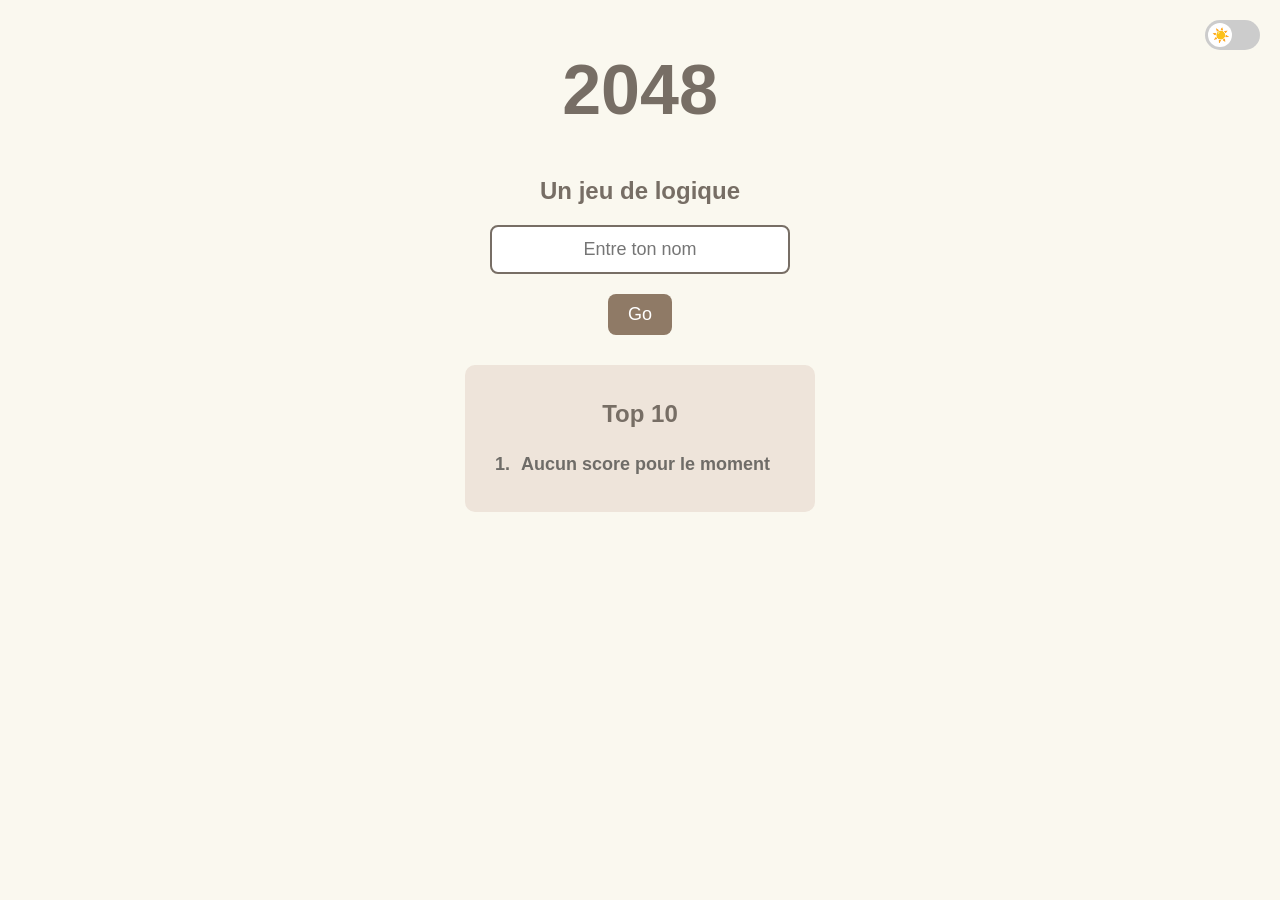
<file: index.html>
<!DOCTYPE html>
<html lang="fr">

<head>
  <meta charset="UTF-8">
  <meta name="viewport" content="width=device-width, initial-scale=1.0">
  <title>2048</title>
  <link rel="stylesheet" href="style.css">
</head>

<body>

  <label class="switch">
    <input type="checkbox" id="theme-toggle">
    <span class="slider"></span>
  </label>

  <div id="accueil">

    <h1>2048</h1>

    <h2>Un jeu de logique</h2>

    <input
      type="text"
      id="playerName"
      placeholder="Entre ton nom"
    >

    <button id="startButton">
      Go
    </button>

    <div id="ranking">
      <h2 style="font-weight: bold;">Top 10</h2>
      <ol id="rankingList"></ol>
    </div>

  </div>

  <script src="accueil.js"></script>

</body>

</html>
</file>
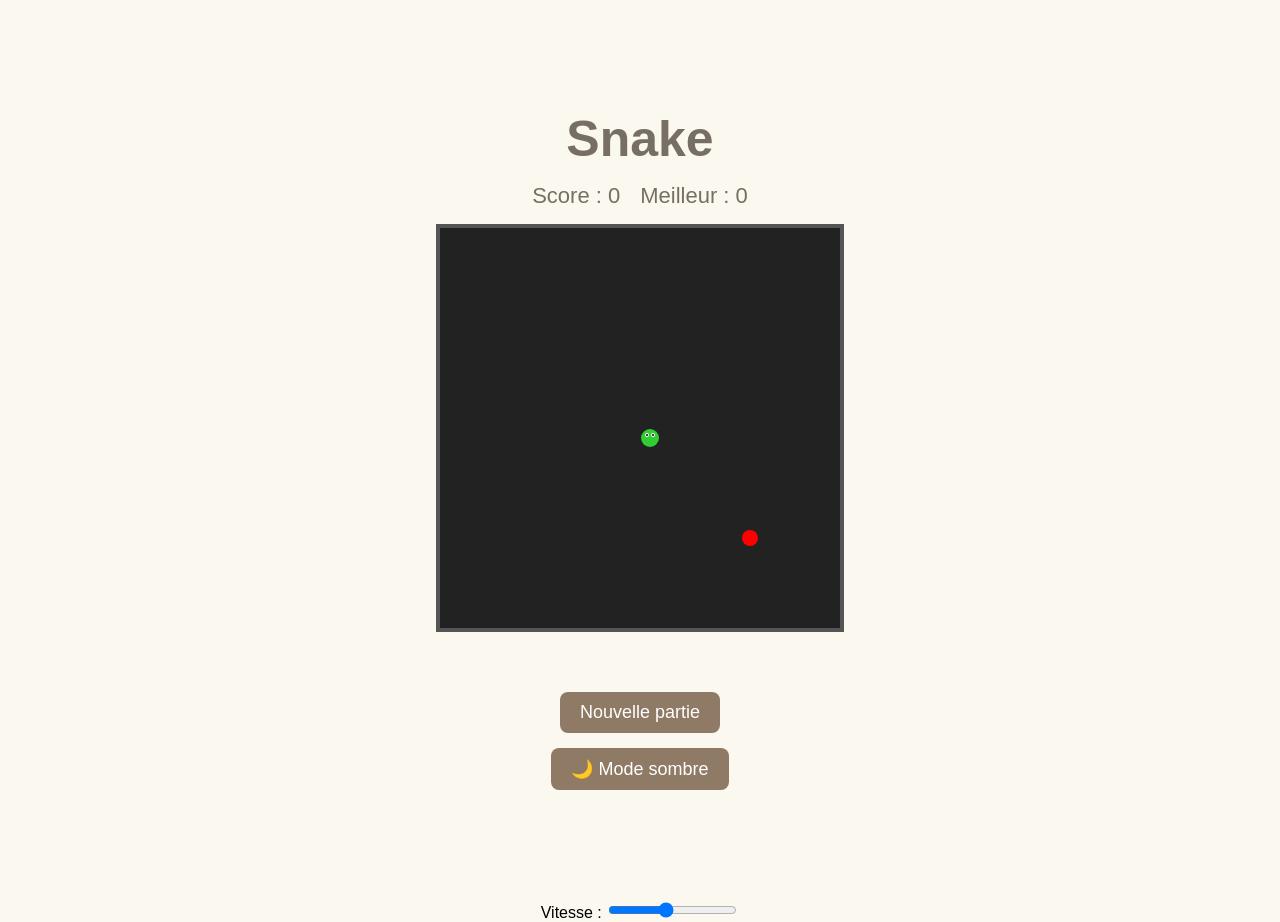
<file: Snake/index.html>
<!DOCTYPE html>
<html lang="fr">
<head>
  <meta charset="UTF-8">
  <meta name="viewport" content="width=device-width, initial-scale=1.0">
  <title>Snake</title>
  <link rel="stylesheet" href="style.css">
</head>
<body>
  <div class="page">
    <h1>Snake</h1>

    <div id="infos">
      <div id="score">Score : 0</div>
      <div id="best">Meilleur : 0</div>
    </div>

    <canvas id="gameCanvas" width="400" height="400"></canvas>

    <div id="message"></div>

    <button id="restart">Nouvelle partie</button>
    <button id="theme-toggle">🌙 Mode sombre</button>
  </div>

  <!--vitesse -->
    <div id="speed-control">
     <label for="speed">Vitesse :</label>
     <input type="range" id="speed" min="1" max="10" value="5">
    </div>

  <script src="script.js"></script>
</body>
</html>
</file>
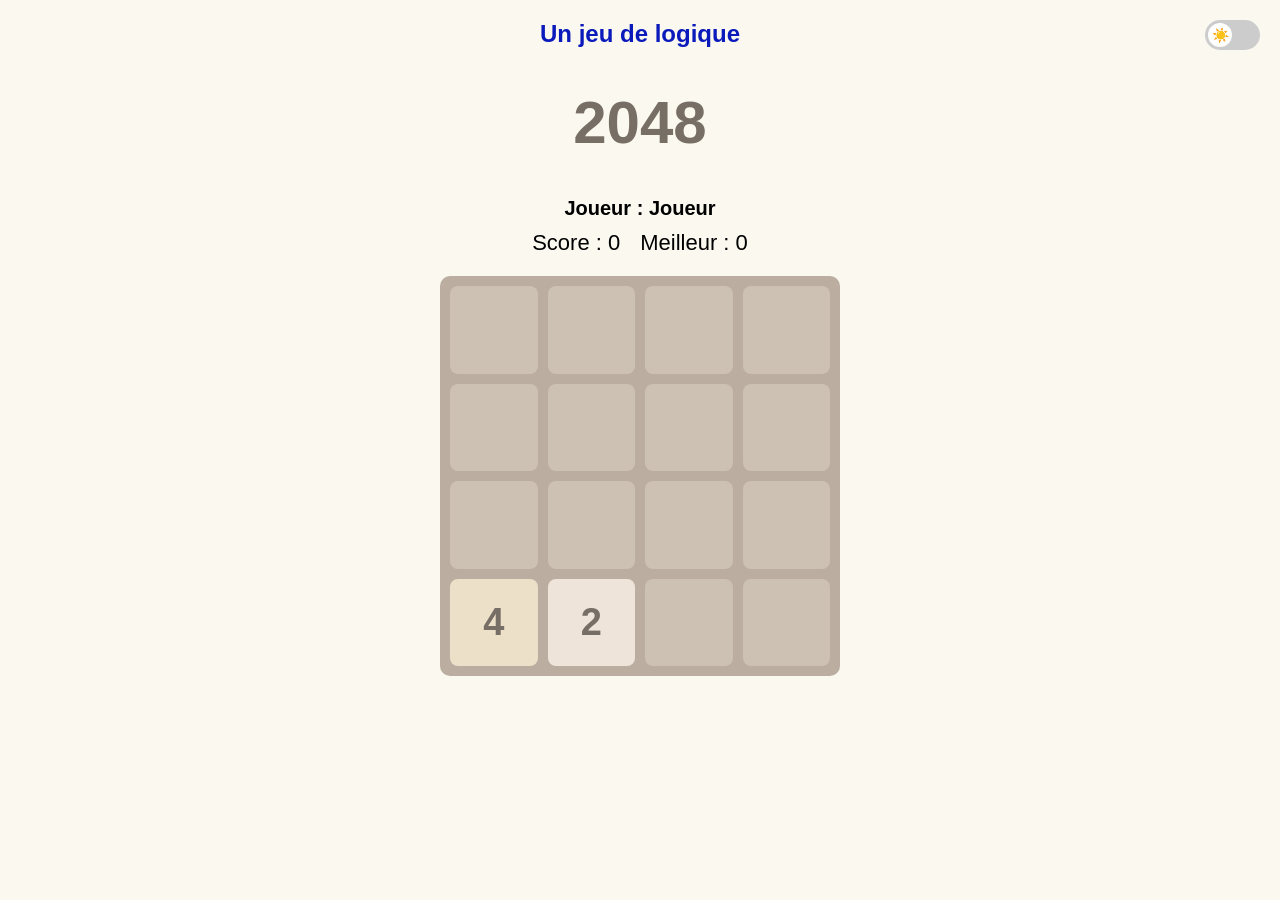
<file: jeu.html>
<!DOCTYPE html>
<html lang="fr">

<head>
  <meta charset="UTF-8">
  <meta name="viewport" content="width=device-width, initial-scale=1.0">
  <title>2048</title>
  <link rel="stylesheet" href="style.css">
</head>

<body>

  <label class="switch">
    <input type="checkbox" id="theme-toggle">
    <span class="slider"></span>
  </label>

  <h2 style="color: #0b1abb;">Un jeu de logique</h2>
  <h1>2048</h1>

  <div id="player"></div>

  <div id="infos">
    <div id="score">Score : 0</div>
    <div id="best">Meilleur : 0</div>
  </div>

  <button id="restart" class="center">Nouvelle partie</button>

  <div id="message"></div>

  <div id="grid"></div>

  <div id="ranking" style="margin-top: 20px;">
    <h2 style="color: #000000;">Top 10</h2>
    <ol id="rankingList"></ol>
  </div>

  <script src="script.js"></script>
</body>

</html>
</file>
<file: style.css>
html,
body {
  font-family: Arial, sans-serif;
  text-align: center;
  background: #faf8ef;
  margin: 0;
  padding: 0;
  overflow-x: hidden;
  overflow-y: auto;
}

h1 {
  font-size: 60px;
  color: #776e65;
}

h2 {
  color: #776e65;
}

#infos {
  display: flex;
  justify-content: center;
  gap: 20px;
  font-size: 22px;
  margin-bottom: 15px;
}

button {
  padding: 10px 20px;
  font-size: 18px;
  border: none;
  border-radius: 8px;
  background: #8f7a66;
  color: white;
  cursor: pointer;
}

button:hover {
  background: #776e65;
}

#grid {
  width: min(90vw, 400px);
  aspect-ratio: 1 / 1;
  margin: 20px auto;
  display: grid;
  grid-template-columns: repeat(4, 1fr);
  grid-template-rows: repeat(4, 1fr);
  gap: min(2vw, 10px);
  background: #bbada0;
  padding: min(2vw, 10px);
  border-radius: 10px;
  box-sizing: border-box;
  min-height: 0;
  min-width: 0;
}

.cell {
  min-width: 0;
  min-height: 0;
  font-size: clamp(20px, 7vw, 38px);
  font-weight: bold;
  display: flex;
  align-items: center;
  justify-content: center;
  border-radius: 8px;

  /* Cases vides */
  background: #cdc1b4;
}

.cell-2 {
  background: #eee4da;
  color: #776e65;
}

.cell-4 {
  background: #ede0c8;
  color: #776e65;
}

.cell-8 {
  background: #f2b179;
  color: #f9f6f2;
}

.cell-16 {
  background: #f59563;
  color: #f9f6f2;
}

.cell-32 {
  background: #f67c5f;
  color: #f9f6f2;
}

.cell-64 {
  background: #f65e3b;
  color: #f9f6f2;
}

.cell-128 {
  background: #edcf72;
  color: #f9f6f2;
}

.cell-256 {
  background: #edcc61;
  color: #f9f6f2;
}

.cell-512 {
  background: #edc850;
  color: #f9f6f2;
}

.cell-1024 {
  background: #edc53f;
  color: #f9f6f2;
}

.cell-2048 {
  background: #edc22e;
  color: #f9f6f2;
}

/* MODE SOMBRE */

body.dark-theme {
  background: #121212;
  color: white;
}

body.dark-theme h1,
body.dark-theme h2 {
  color: white;
}

body.dark-theme #infos {
  color: white;
}

body.dark-theme #grid {
  background: #2d2d2d;
}

body.dark-theme button {
  background: #444;
  color: white;
}

body.dark-theme button:hover {
  background: #666;
}

body.dark-theme .cell {
  background: #3a3a3a;
  border: 1px solid #333;
}

body.dark-theme .cell-2 {
  background: #eee4da;
  color: #776e65;
}

body.dark-theme .cell-4 {
  background: #ede0c8;
  color: #776e65;
}

body.dark-theme .cell-8 {
  background: #f2b179;
  color: #f9f6f2;
}

body.dark-theme .cell-16 {
  background: #f59563;
  color: #f9f6f2;
}

body.dark-theme .cell-32 {
  background: #f67c5f;
  color: #f9f6f2;
}

body.dark-theme .cell-64 {
  background: #f65e3b;
  color: #f9f6f2;
}

body.dark-theme .cell-128 {
  background: #edcf72;
  color: #f9f6f2;
}

body.dark-theme .cell-256 {
  background: #edcc61;
  color: #f9f6f2;
}

body.dark-theme .cell-512 {
  background: #edc850;
  color: #f9f6f2;
}

body.dark-theme .cell-1024 {
  background: #edc53f;
  color: #f9f6f2;
}

body.dark-theme .cell-2048 {
  background: #edc22e;
  color: #f9f6f2;
}

#message {
  font-size: 24px;
  margin-top: 20px;
  color: #776e65;
}

body.dark-theme #message {
  color: white;
}

/* SWITCH */

.switch {
  position: fixed;
  top: 20px;
  right: 20px;
  width: 55px;
  height: 30px;
  z-index: 9999;
}

.switch input {
  display: none;
}

.slider {
  position: absolute;
  inset: 0;
  background: #ccc;
  border-radius: 30px;
  cursor: pointer;
  transition: 0.3s;
}

.slider::before {
  content: "☀️";
  position: absolute;
  width: 24px;
  height: 24px;
  left: 3px;
  top: 3px;
  background: white;
  border-radius: 50%;
  font-size: 14px;
  line-height: 24px;
  transition: 0.3s;
}

.switch input:checked + .slider {
  background: #444;
}

.switch input:checked + .slider::before {
  content: "🌙";
  transform: translateX(25px);
}

/* ACCUEIL */

#accueil {
  max-width: 500px;
  margin: 50px auto;
}

#accueil h1 {
  font-size: 70px;
}

#playerName {
  display: block;
  width: 80%;
  max-width: 300px;
  margin: 20px auto;
  padding: 12px;
  font-size: 18px;
  border: 2px solid #776e65;
  border-radius: 8px;
  box-sizing: border-box;
  text-align: center;
  background: white;
  color: #776e65;
}

#player {
  font-size: 20px;
  font-weight: bold;
  margin: 10px;
}

#ranking {
  width: 350px;
  max-width: 90%;
  margin: 30px auto;
  padding: 15px;
  background: #eee4da;
  border-radius: 10px;
  box-sizing: border-box;
}

#ranking h2 {
  color: #776e65;
}

#rankingList {
  text-align: left;
  padding-left: 35px;
}

#rankingList li {
  padding: 6px;
  font-size: 18px;
  font-weight: bold;
  color: #01050689; 
  margin-bottom: 5px;
}

body.dark-theme #ranking {
  background: #333;
  color: white;
}

body.dark-theme #ranking h2 {
  color: white;
}

body.dark-theme #playerName {
  background: #333;
  color: white;
  border-color: #777;
}

body.dark-theme #playerName::placeholder {
  color: #bbb;
}

@media (max-width: 500px) {
  body {
    padding: 15px;
  }

  h1 {
    font-size: 48px;
  }

  #grid {
    width: 90vw;
  }

  .cell {
    font-size: clamp(18px, 7vw, 30px);
  }

  #infos {
    gap: 8px;
    font-size: 18px;
  }

  #ranking {
    width: 90%;
  }

  .switch {
    top: 15px;
    right: 15px;
  }
}


.center {
  display: block;
  margin: 0 auto;
}
</file>
<file: Snake/style.css>
body {
  font-family: Arial, sans-serif;
  text-align: center;
  background: #faf8ef;
  margin: 0;
  padding: 0;
}

.page {
  min-height: 100vh;
  display: flex;
  flex-direction: column;
  justify-content: center;
  align-items: center;
  gap: 15px;
}

h1 {
  font-size: 50px;
  color: #776e65;
  margin: 0;
}

#infos {
  display: flex;
  gap: 20px;
  font-size: 22px;
  color: #776e65;
}

canvas {
  background: #2d41b1;
  border: 4px solid #555;
}

button {
  padding: 10px 20px;
  font-size: 18px;
  border: none;
  border-radius: 8px;
  background: #8f7a66;
  color: white;
  cursor: pointer;
}

button:hover {
  background: #776e65;
}

#message {
  height: 30px;
  font-size: 22px;
  font-weight: bold;
  color: #2e7d32;
}

body.dark-theme {
  background: #2e06c1;
  color: white;
}

body.dark-theme h1,
body.dark-theme #infos {
  color: white;
}

body.dark-theme canvas {
  border-color: #999;
}

body.dark-theme button {
  background: #444;
}

body.dark-theme button:hover {
  background: #666;
}
</file>
